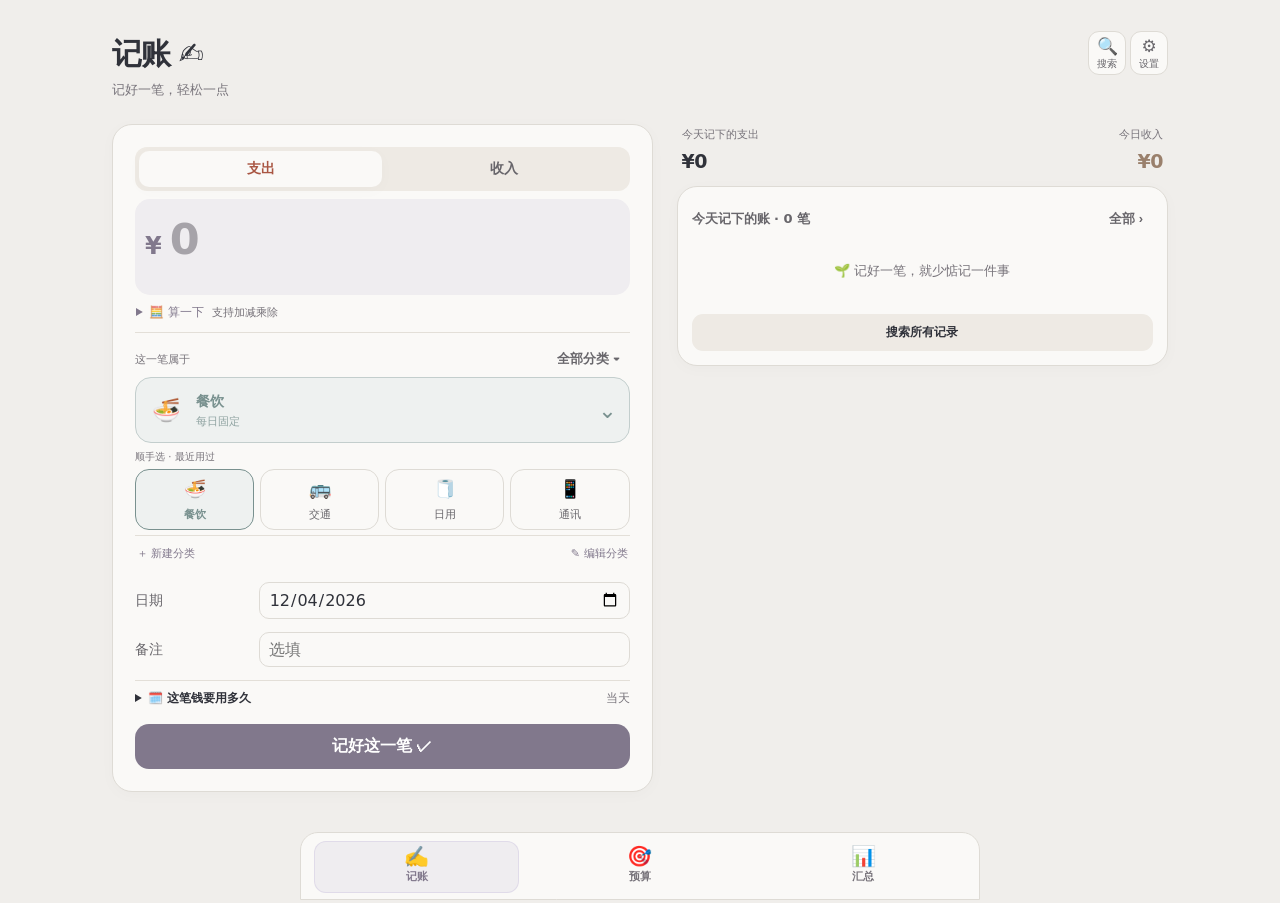
<file: index.html>
<!DOCTYPE html>
<html lang="zh-CN">
<head>
<meta charset="utf-8">
<meta name="viewport" content="width=device-width, initial-scale=1, viewport-fit=cover">
<meta name="theme-color" content="#f9f9f7">
<meta name="apple-mobile-web-app-capable" content="yes">
<meta name="apple-mobile-web-app-status-bar-style" content="default">
<meta name="apple-mobile-web-app-title" content="收支账本">


<title>我的收支账本</title>
<link rel="stylesheet" href="app.css">
<link rel="stylesheet" href="pools.css">
<link rel="stylesheet" href="visual.css">
<link rel="stylesheet" href="review.css">
<link rel="stylesheet" href="priority.css">
<link rel="stylesheet" href="clarity.css">
<link rel="stylesheet" href="search-date.css">
<link rel="stylesheet" href="layout.css">
<link rel="stylesheet" href="inline-categories.css">
<link rel="stylesheet" href="daily-coverage.css">
<link rel="stylesheet" href="compact.css">
<link rel="stylesheet" href="amount-polish.css">
<link rel="stylesheet" href="responsive.css">
<link rel="stylesheet" href="batch-budget.css">
<link rel="stylesheet" href="appearance.css">
</head>
<body>
<div id="app">
  <main id="view"></main>
  <nav id="tabbar"></nav>
</div>
<div id="toast"></div>
<div id="modal"></div>
<div id="sheetWrap"><div id="sheetScrim" onclick="closeSheet()"></div><div id="sheet"></div></div>

<script src="app.js"></script>
<script src="upgrade.js"></script>
<script src="pools.js"></script>
<script src="visual.js"></script>
<script src="review.js"></script>
<script src="priority.js"></script>
<script src="clarity.js"></script>
<script src="search-date.js"></script>
<script src="layout.js"></script>
<script src="inline-categories.js"></script>
<script src="daily-coverage.js"></script>
<script src="compact.js"></script>
<script src="amount-polish.js"></script>
<script src="responsive.js"></script>
<script src="batch-budget.js"></script>
<script src="appearance.js"></script>
<script>init();</script>
</body>
</html>
</file>
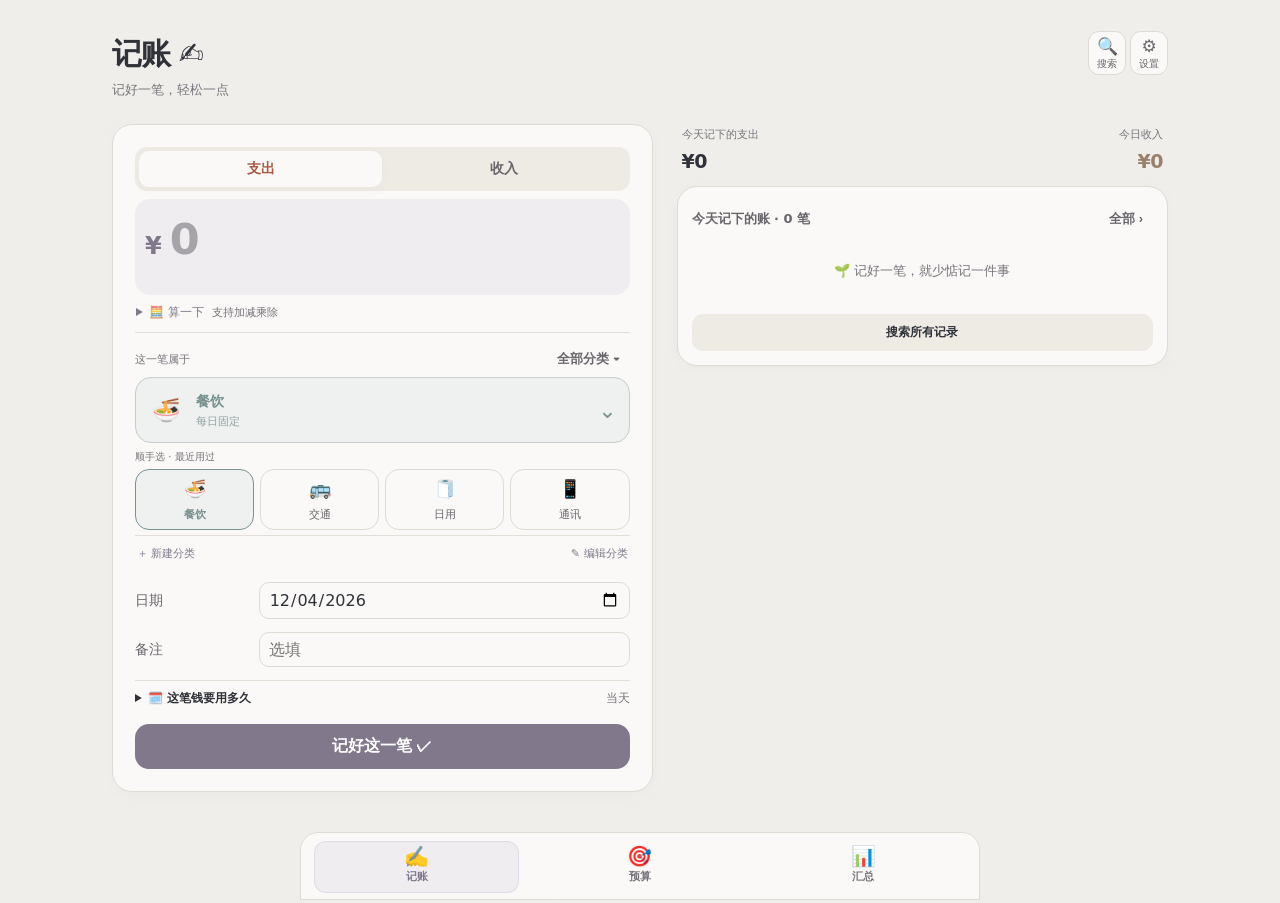
<file: desktop.html>
<!DOCTYPE html>
<html lang="zh-CN" data-layout="desktop">
<head>
<meta charset="utf-8">
<meta name="viewport" content="width=device-width, initial-scale=1, viewport-fit=cover">
<meta name="theme-color" content="#f9f9f7">
<meta name="apple-mobile-web-app-capable" content="yes">
<meta name="apple-mobile-web-app-status-bar-style" content="default">
<meta name="apple-mobile-web-app-title" content="收支账本">


<title>我的收支账本</title>
<link rel="stylesheet" href="app.css">
<link rel="stylesheet" href="pools.css">
<link rel="stylesheet" href="visual.css">
<link rel="stylesheet" href="review.css">
<link rel="stylesheet" href="priority.css">
<link rel="stylesheet" href="clarity.css">
<link rel="stylesheet" href="search-date.css">
<link rel="stylesheet" href="layout.css">
<link rel="stylesheet" href="inline-categories.css">
<link rel="stylesheet" href="daily-coverage.css">
<link rel="stylesheet" href="compact.css">
<link rel="stylesheet" href="amount-polish.css">
<link rel="stylesheet" href="responsive.css">
<link rel="stylesheet" href="batch-budget.css">
<link rel="stylesheet" href="appearance.css">
</head>
<body>
<div id="app">
  <main id="view"></main>
  <nav id="tabbar"></nav>
</div>
<div id="toast"></div>
<div id="modal"></div>
<div id="sheetWrap"><div id="sheetScrim" onclick="closeSheet()"></div><div id="sheet"></div></div>

<script src="app.js"></script>
<script src="upgrade.js"></script>
<script src="pools.js"></script>
<script src="visual.js"></script>
<script src="review.js"></script>
<script src="priority.js"></script>
<script src="clarity.js"></script>
<script src="search-date.js"></script>
<script src="layout.js"></script>
<script src="inline-categories.js"></script>
<script src="daily-coverage.js"></script>
<script src="compact.js"></script>
<script src="amount-polish.js"></script>
<script src="responsive.js"></script>
<script src="batch-budget.js"></script>
<script src="appearance.js"></script>
<script>init();</script>
</body>
</html>
</file>
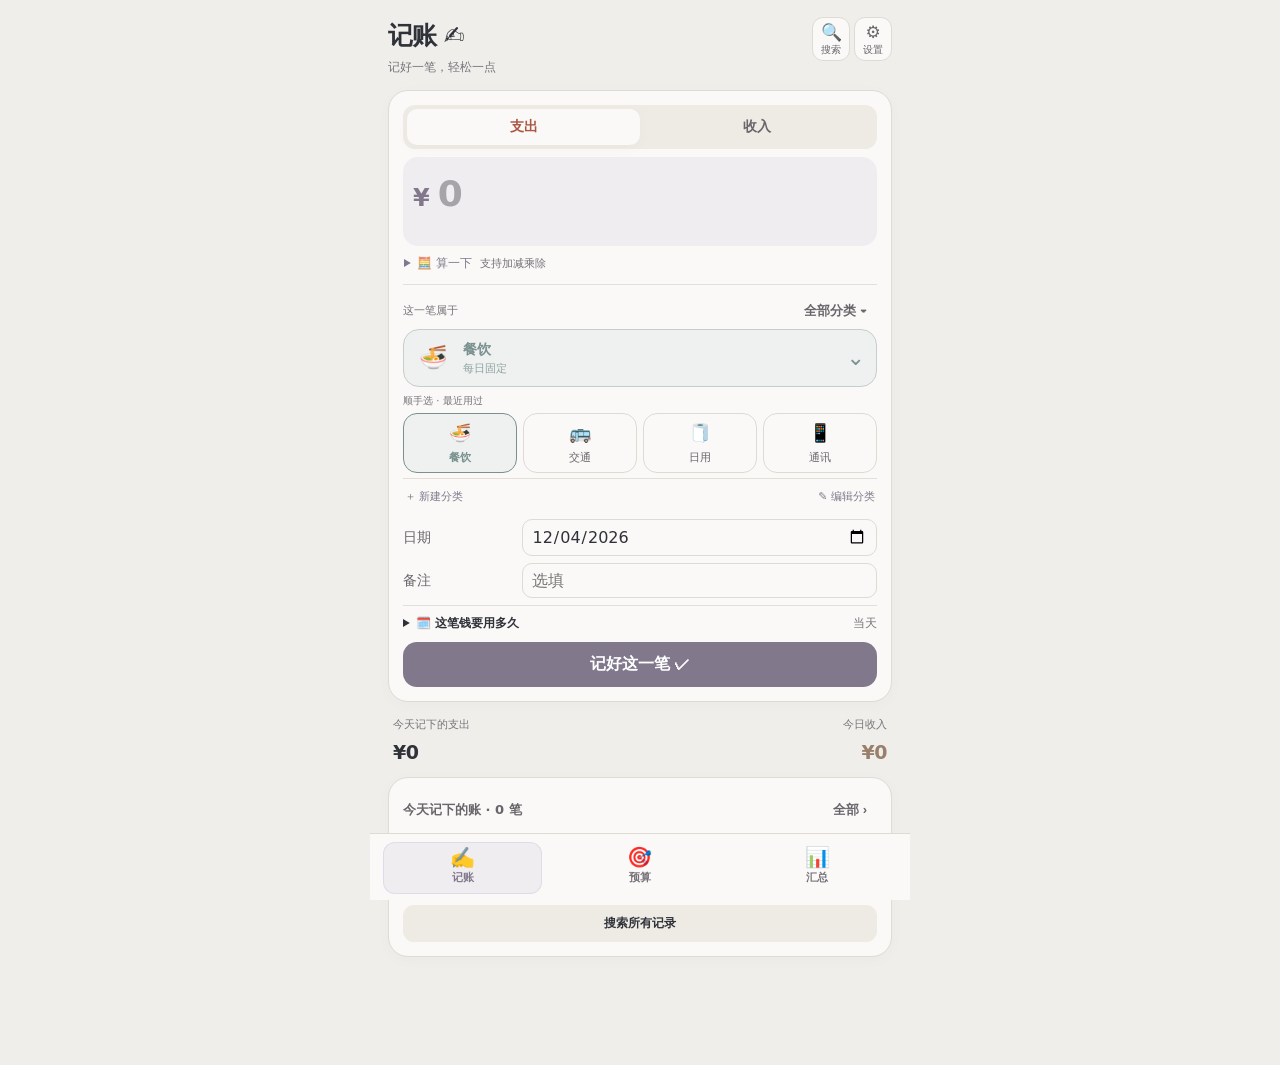
<file: mobile.html>
<!DOCTYPE html>
<html lang="zh-CN" data-layout="mobile">
<head>
<meta charset="utf-8">
<meta name="viewport" content="width=device-width, initial-scale=1, viewport-fit=cover">
<meta name="theme-color" content="#f9f9f7">
<meta name="apple-mobile-web-app-capable" content="yes">
<meta name="apple-mobile-web-app-status-bar-style" content="default">
<meta name="apple-mobile-web-app-title" content="收支账本">


<title>我的收支账本</title>
<link rel="stylesheet" href="app.css">
<link rel="stylesheet" href="pools.css">
<link rel="stylesheet" href="visual.css">
<link rel="stylesheet" href="review.css">
<link rel="stylesheet" href="priority.css">
<link rel="stylesheet" href="clarity.css">
<link rel="stylesheet" href="search-date.css">
<link rel="stylesheet" href="layout.css">
<link rel="stylesheet" href="inline-categories.css">
<link rel="stylesheet" href="daily-coverage.css">
<link rel="stylesheet" href="compact.css">
<link rel="stylesheet" href="amount-polish.css">
<link rel="stylesheet" href="responsive.css">
<link rel="stylesheet" href="batch-budget.css">
<link rel="stylesheet" href="appearance.css">
</head>
<body>
<div id="app">
  <main id="view"></main>
  <nav id="tabbar"></nav>
</div>
<div id="toast"></div>
<div id="modal"></div>
<div id="sheetWrap"><div id="sheetScrim" onclick="closeSheet()"></div><div id="sheet"></div></div>

<script src="app.js"></script>
<script src="upgrade.js"></script>
<script src="pools.js"></script>
<script src="visual.js"></script>
<script src="review.js"></script>
<script src="priority.js"></script>
<script src="clarity.js"></script>
<script src="search-date.js"></script>
<script src="layout.js"></script>
<script src="inline-categories.js"></script>
<script src="daily-coverage.js"></script>
<script src="compact.js"></script>
<script src="amount-polish.js"></script>
<script src="responsive.js"></script>
<script src="batch-budget.js"></script>
<script src="appearance.js"></script>
<script>init();</script>
</body>
</html>
</file>
<file: app.css>
:root{
  color-scheme: light;
  /* 应用界面色 */
  --page:#f9f9f7; --surface:#fcfcfb; --surface-2:#f1f0ec;
  --ink:#0b0b0b; --ink-2:#52514e; --muted:#898781;
  --line:#e1e0d9; --border:rgba(11,11,11,.10);
  /* 可视化角色（dataviz 参考盘） */
  --s1:#2a78d6; --s2:#eb6834; --s3:#1baf7a; --s4:#eda100;
  --s5:#e87ba4; --s6:#008300; --s7:#4a3aa7; --s8:#e34948;
  --seq100:#cde2fb; --seq250:#86b6ef; --seq400:#3987e5; --seq450:#2a78d6; --seq500:#256abf; --seq550:#1c5cab;
  --good:#0ca30c; --warn:#fab219; --serious:#ec835a; --critical:#d03b3b;
  --income:#0ca30c; --expense:#d03b3b;
  --brand:#2a78d6; --brand-ink:#ffffff;
  --success-text:#006300;
  --grid:#e1e0d9; --baseline:#c3c2b7;
  --shadow:0 1px 2px rgba(11,11,11,.06),0 2px 8px rgba(11,11,11,.05);
  --radius:16px;
}
@media (prefers-color-scheme: dark){
  :root{
    color-scheme: dark;
    --page:#0d0d0d; --surface:#1a1a19; --surface-2:#242422;
    --ink:#ffffff; --ink-2:#c3c2b7; --muted:#898781;
    --line:#2c2c2a; --border:rgba(255,255,255,.10);
    --s1:#3987e5; --s2:#d95926; --s3:#199e70; --s4:#c98500;
    --s5:#d55181; --s6:#008300; --s7:#9085e9; --s8:#e66767;
    --seq400:#3987e5; --seq450:#3987e5;
    --income:#0ca30c; --expense:#e66767;
    --brand:#3987e5;
    --success-text:#0ca30c;
    --grid:#2c2c2a; --baseline:#383835;
    --shadow:0 1px 2px rgba(0,0,0,.4),0 2px 8px rgba(0,0,0,.3);
  }
}
*{box-sizing:border-box;-webkit-tap-highlight-color:transparent}
html,body{margin:0;padding:0}
body{
  font-family:system-ui,-apple-system,"Segoe UI","PingFang SC","Microsoft YaHei",sans-serif;
  background:var(--page); color:var(--ink);
  font-size:15px; line-height:1.45;
  -webkit-font-smoothing:antialiased;
}
#app{max-width:640px;margin:0 auto;padding-bottom:calc(64px + env(safe-area-inset-bottom));}
main#view{padding:16px 14px 24px;min-height:100vh}
.hidden{display:none!important}

/* ===== 顶栏 ===== */
.topbar{display:flex;align-items:center;justify-content:space-between;margin-bottom:14px}
.topbar h1{font-size:22px;font-weight:700;margin:0;letter-spacing:-.01em}
.topbar .sub{font-size:12px;color:var(--muted);font-weight:500}
.btn{appearance:none;border:none;border-radius:12px;padding:10px 14px;font-size:14px;font-weight:600;
  background:var(--surface-2);color:var(--ink);cursor:pointer}
.btn:active{opacity:.7}
.btn.primary{background:var(--brand);color:var(--brand-ink)}
.btn.ghost{background:transparent;color:var(--ink-2)}
.btn.danger{background:transparent;color:var(--critical)}
.btn.sm{padding:6px 10px;font-size:13px;border-radius:10px}

/* ===== 卡片 ===== */
.card{background:var(--surface);border:1px solid var(--border);border-radius:var(--radius);
  padding:14px;margin-bottom:12px;box-shadow:var(--shadow)}
/* 卡片标题＝分区标签：小、灰、带字距，让位给数据 */
.card h3{font-size:12px;font-weight:700;color:var(--muted);margin:0 0 12px;letter-spacing:.06em}

/* ===== 记账表单 ===== */
.seg{display:flex;background:var(--surface-2);border-radius:12px;padding:3px;margin-bottom:12px}
.seg button{flex:1;border:none;background:transparent;padding:9px;border-radius:10px;font-size:14px;font-weight:600;color:var(--ink-2);cursor:pointer}
.seg button.on{background:var(--surface);color:var(--ink);box-shadow:var(--shadow)}
.seg button.on.expense{color:var(--expense)}
.seg button.on.income{color:var(--income)}
.amount-box{position:relative}
.amount-wrap{display:flex;align-items:baseline;gap:6px;padding:6px 2px 12px;border-bottom:1px solid var(--line);margin-bottom:12px}
.amount-wrap .cur{font-size:26px;font-weight:700}
#amount{flex:1;border:none;background:transparent;font-size:36px;font-weight:700;font-family:inherit;color:var(--ink);outline:none;width:100%;min-width:0}
#amount::placeholder{color:var(--muted)}
/* 保存成功：金额区弹一下 + 一枚「✓ 金额」浮起 */
.amount-box.bump{animation:bump .45s cubic-bezier(.34,1.56,.64,1)}
@keyframes bump{0%{transform:scale(1)}32%{transform:scale(1.03)}100%{transform:scale(1)}}
.saved-pill{position:absolute;left:50%;top:2px;transform:translateX(-50%);pointer-events:none;
  background:var(--good);color:#fff;font-size:13px;font-weight:700;padding:5px 13px;border-radius:999px;
  box-shadow:var(--shadow);opacity:1;transition:opacity .5s,transform .5s}
.saved-pill.out{opacity:0;transform:translateX(-50%) translateY(-20px)}
#amountPreview{font-size:13px;color:var(--good);font-weight:600;min-height:18px;margin:-4px 0 10px}
/* 算式快捷键（配合系统键盘，不占额外高度） */
.calc-row{display:flex;gap:6px;margin-bottom:8px}
.calc-op{flex:1;padding:8px;font-size:17px;font-weight:700;border:1px solid var(--border);border-radius:10px;
  background:var(--surface);color:var(--ink);cursor:pointer;transition:transform .09s,background .12s}
.calc-op:active{background:var(--surface-2);transform:scale(.94)}
/* 点选分类的回弹 */
@keyframes pop{0%{transform:scale(1)}45%{transform:scale(1.09)}100%{transform:scale(1)}}
.cat,.chip{transition:transform .1s,border-color .15s,background .15s}
.cat:active,.chip:active{transform:scale(.94)}
.cat.pop,.chip.pop{animation:pop .3s cubic-bezier(.34,1.56,.64,1)}
.save-btn{transition:transform .09s}
.save-btn:active{transform:scale(.975)}
/* 今日小结的一句话评价 */
.day-note{display:flex;align-items:center;justify-content:space-between;gap:8px;margin-top:12px;font-size:13px;font-weight:600}
.day-note .dn-cmp{font-size:12px;font-weight:700;padding:2px 9px;border-radius:999px;background:var(--surface-2);
  color:var(--ink-2);flex-shrink:0;font-variant-numeric:tabular-nums}
.day-note .dn-cmp.down{color:var(--good)}
.day-note .dn-cmp.up{color:var(--serious)}
.dn-sub{font-size:11px;color:var(--muted);margin-top:4px}
@media (prefers-reduced-motion: reduce){
  .amount-box.bump,.cat.pop,.chip.pop{animation:none}
  .saved-pill{transition:opacity .3s}
}
.cat-grid{display:grid;grid-template-columns:repeat(4,1fr);gap:8px;margin-bottom:12px}
.cat{display:flex;flex-direction:column;align-items:center;gap:4px;padding:10px 4px;border-radius:12px;
  border:1px solid var(--border);background:var(--surface);cursor:pointer}
.cat .ico{font-size:22px}
.cat .nm{font-size:12px;color:var(--ink-2)}
.cat.on{border-color:var(--brand);background:var(--brand);color:#fff}
.cat.on .nm{color:#fff}
.cat .badge{font-size:10px;color:var(--muted)}
.cat.on .badge{color:rgba(255,255,255,.8)}
.cat-scroll{display:flex;gap:8px;overflow-x:auto;-webkit-overflow-scrolling:touch;padding:6px 2px;margin-bottom:6px;scrollbar-width:none}
.cat-scroll::-webkit-scrollbar{display:none}
.chip{flex:0 0 auto;display:flex;flex-direction:column;align-items:center;gap:2px;padding:8px 12px;border-radius:12px;border:1px solid var(--border);background:var(--surface);cursor:pointer;min-width:56px}
.chip .ico{font-size:20px}
.chip .nm{font-size:11px;color:var(--ink-2);white-space:nowrap}
.chip.on{border-color:var(--brand);background:var(--brand);color:#fff}
.chip.on .nm{color:#fff}
.field{display:flex;align-items:center;gap:8px;margin-bottom:10px;font-size:14px;color:var(--ink-2)}
.field input[type=date]{flex:1;border:1px solid var(--border);background:var(--surface);color:var(--ink);
  border-radius:10px;padding:9px 10px;font-size:14px;font-family:inherit}
.field input[type=text]{flex:1;border:1px solid var(--border);background:var(--surface);color:var(--ink);
  border-radius:10px;padding:9px 10px;font-size:14px;font-family:inherit}
.save-btn{width:100%;padding:15px;font-size:16px;font-weight:700;border:none;border-radius:14px;
  background:var(--brand);color:var(--brand-ink);cursor:pointer;margin-top:6px}
.save-btn:active{opacity:.85}

/* ===== 底部导航 ===== */
#tabbar{position:fixed;left:0;right:0;bottom:0;max-width:640px;margin:0 auto;
  display:flex;background:var(--surface);border-top:1px solid var(--border);
  padding:6px 4px calc(6px + env(safe-area-inset-bottom))}
#tabbar button{flex:1;background:none;border:none;color:var(--muted);font-size:11px;font-weight:600;
  display:flex;flex-direction:column;align-items:center;gap:2px;padding:4px 0;cursor:pointer}
#tabbar button .ti{font-size:21px;line-height:1}
#tabbar button.on{color:var(--brand)}

/* ===== 汇总磁贴：页面主指标，字号必须明显压过正文 ===== */
.tiles{display:grid;grid-template-columns:1fr 1fr;gap:10px;margin-bottom:12px}
.tile{background:var(--surface);border:1px solid var(--border);border-radius:var(--radius);padding:12px 14px;min-width:0}
.tile .lb{font-size:11px;font-weight:600;color:var(--muted);letter-spacing:.06em}
/* 大数字：手机上约 24px，桌面封顶 30px。overflow-wrap 只在极端长数字时兜底换行，不让它溢出卡片 */
.tile .vl{font-size:clamp(22px,6.4vw,30px);font-weight:700;margin-top:3px;line-height:1.15;
  letter-spacing:-.02em;font-variant-numeric:tabular-nums;overflow-wrap:anywhere}
.tile .dl{font-size:11px;color:var(--muted);margin-top:3px}
.vl.income{color:var(--income)} .vl.expense{color:var(--expense)} .vl.brand{color:var(--brand)}

/* ===== 列表 ===== */
.row{display:flex;align-items:center;gap:10px;padding:10px 2px;border-bottom:1px solid var(--line)}
.row:last-child{border-bottom:none}
.row .ico{font-size:20px;width:28px;text-align:center}
.row .mid{flex:1;min-width:0}
.row .nm{font-size:15px;font-weight:600}
.row .sub{font-size:11px;color:var(--muted)}
.row .amt{font-size:17px;font-weight:700;font-variant-numeric:tabular-nums;letter-spacing:-.01em}
.amt.in{color:var(--income)} .amt.out{color:var(--expense)}
.row .badge{font-size:10px;padding:1px 6px;border-radius:6px;border:1px solid var(--border);color:var(--muted)}
/* 最近记录：点一条就改，右边 ✕ 直接删 */
.rec-day{display:flex;justify-content:space-between;align-items:baseline;font-size:11px;font-weight:700;
  color:var(--muted);padding:10px 2px 4px;border-bottom:1px solid var(--border);letter-spacing:.06em}
.rec-day .dsum{font-variant-numeric:tabular-nums;font-size:13px;font-weight:700;color:var(--ink-2);letter-spacing:0}
.rec-row{cursor:pointer;border-radius:8px;padding-left:6px;padding-right:6px;margin:0 -6px}
.rec-row:active{background:var(--surface-2)}
.rec-note{font-size:11px;color:var(--muted);font-weight:400;margin-left:5px}
.rec-hint{font-size:11px;color:var(--muted);margin:-4px 0 6px}
.del-x{flex-shrink:0;width:28px;height:28px;border-radius:50%;border:1px solid var(--border);background:transparent;
  color:var(--muted);font-size:13px;line-height:1;cursor:pointer;padding:0;font-family:inherit;
  transition:transform .09s,background .12s,color .12s}
.del-x:active{transform:scale(.86);background:var(--surface-2);color:var(--critical);border-color:var(--critical)}
.empty{text-align:center;color:var(--muted);padding:30px 10px;font-size:14px}

/* ===== 预算 ===== */
.budget-row{padding:10px 0;border-bottom:1px solid var(--line)}
.budget-row:last-child{border-bottom:none}
.br-top{display:flex;align-items:center;gap:6px;margin-bottom:6px}
.br-top .nm{font-weight:600;font-size:15px;flex:1}
.br-top input[type=number]{width:110px;border:1px solid var(--border);background:var(--surface);color:var(--ink);
  border-radius:8px;padding:6px 8px;font-size:14px;text-align:right;font-family:inherit}
.meter{height:8px;background:var(--surface-2);border-radius:6px;overflow:hidden;margin-top:6px}
.meter .fill{height:100%;border-radius:6px;background:var(--seq400);transition:width .3s}
.meter .fill.over{background:var(--critical)}
.meter .fill.warn{background:var(--warn)}
.br-meta{display:flex;justify-content:space-between;font-size:11px;color:var(--muted);margin-top:4px}
.budget-grid{display:grid;grid-template-columns:1fr 1fr;gap:10px}
.btile{background:var(--surface);border:1px solid var(--border);border-radius:12px;padding:10px 12px;cursor:pointer}
.btile:active{opacity:.8}
.btile .tn{font-size:12px;font-weight:600;color:var(--ink-2);margin-bottom:3px}
.btile .tv{font-size:19px;font-weight:700;font-variant-numeric:tabular-nums;letter-spacing:-.02em;line-height:1.2}
.btile .tv .b{font-size:11px;color:var(--muted);font-weight:400;letter-spacing:0}
.btile .meter{margin-top:6px;height:6px}
.btile.over{border-color:var(--critical)}
.btile.over .tv{color:var(--critical)}
.btile.warn{border-color:var(--warn)}
.oo-list{display:flex;flex-direction:column;margin-top:2px}
/* 偶发的「灵活额度」提醒：额度做大，口径说明做小 */
.flex-box{background:var(--surface-2);border:1px solid var(--border);border-radius:12px;padding:10px 12px;margin:8px 0 10px}
.flex-box.warn{border-color:var(--warn)}
.flex-box.over{border-color:var(--critical)}
.flex-top{display:flex;justify-content:space-between;align-items:baseline;gap:10px}
.flex-lb{font-size:11px;font-weight:700;color:var(--muted);letter-spacing:.06em}
.flex-amt{font-size:20px;font-weight:700;font-variant-numeric:tabular-nums;letter-spacing:-.02em}
.flex-box.over .flex-amt{color:var(--critical)}
.flex-line{font-size:12px;color:var(--ink-2);margin-top:3px}
.flex-line b{font-weight:700;font-variant-numeric:tabular-nums;color:var(--ink)}
.flex-line b.good{color:var(--good)}
.flex-line b.bad{color:var(--critical)}
.flex-box .meter{margin-top:7px}
.flex-hint{font-size:11px;color:var(--muted);line-height:1.5;margin-top:6px}
.oo-row{display:flex;align-items:center;gap:8px;padding:6px 2px;border-bottom:1px solid var(--line);cursor:pointer}
.oo-row:last-child{border-bottom:none}
.oo-row .ico{font-size:16px;width:22px;text-align:center;flex-shrink:0}
.oo-row .nm{flex:1;font-size:14px;color:var(--ink-2);min-width:0;white-space:nowrap;overflow:hidden;text-overflow:ellipsis}
.oo-row .amt{font-size:15px;font-weight:700;font-variant-numeric:tabular-nums;color:var(--expense);letter-spacing:-.01em}
/* 预算页头条：超支 / 剩余额度 */
.bud-hero{font-size:clamp(21px,5.8vw,25px);font-weight:700;letter-spacing:-.02em;
  font-variant-numeric:tabular-nums;line-height:1.2;margin-bottom:3px}
.bud-hero.critical{color:var(--critical)}
.bud-hero.good{color:var(--good)}
.bud-sub{font-size:12px;color:var(--ink-2);margin-bottom:5px}
.bud-meta{font-size:11px;color:var(--muted);line-height:1.55;margin-bottom:14px}

/* ===== 图表 ===== */
.chart{margin:6px 0}
.legend{display:flex;flex-wrap:wrap;gap:8px;margin-top:8px}
.legend .lg{display:flex;align-items:center;gap:5px;font-size:12px;color:var(--ink-2);cursor:pointer;
  padding:4px 8px;border-radius:8px;border:1px solid var(--border)}
.legend .sw{width:10px;height:10px;border-radius:3px;flex-shrink:0}
.legend .lg.on{background:var(--surface-2)}
/* 圆环图图例：按性质分组、组内排序的醒目行 */
.legend.donut-lg{flex-direction:column;gap:6px;margin-top:14px;width:100%}
.legend.donut-lg .lg-head{display:flex;justify-content:space-between;align-items:baseline;font-size:11px;font-weight:700;color:var(--muted);letter-spacing:.06em;margin-top:10px;padding-bottom:5px;border-bottom:1px solid var(--line)}
.legend.donut-lg .lg-head:first-child{margin-top:0}
.legend.donut-lg .lg-head span:last-child{font-size:13px;font-weight:700;color:var(--ink-2);font-variant-numeric:tabular-nums;letter-spacing:0}
.legend.donut-lg .lg{display:grid;grid-template-columns:12px 1fr auto;grid-template-rows:auto auto;column-gap:8px;row-gap:3px;align-items:center;padding:8px 10px;border-radius:10px;border:1px solid var(--border);background:var(--surface);cursor:pointer;color:var(--ink)}
.legend.donut-lg .lg .sw{grid-column:1;grid-row:1/span 2;width:10px;height:10px;border-radius:3px}
.legend.donut-lg .lg-nm{grid-column:2;grid-row:1;font-size:14px;font-weight:600;color:var(--ink);white-space:nowrap;overflow:hidden;text-overflow:ellipsis}
.legend.donut-lg .lg-amt{grid-column:3;grid-row:1;font-size:16px;font-weight:700;font-variant-numeric:tabular-nums;letter-spacing:-.01em;color:var(--ink)}
.legend.donut-lg .lg-bar{grid-column:2/span 2;grid-row:2;height:5px;background:var(--surface-2);border-radius:3px;overflow:hidden}
.legend.donut-lg .lg-bar i{display:block;height:100%;border-radius:3px}
.legend.donut-lg .lg.on{border-color:var(--brand);background:var(--surface-2)}
.donut-wrap{display:flex;flex-direction:column;align-items:center}
.donut-wrap svg{width:190px;height:190px}
.donut-center{font-size:26px;font-weight:700;fill:var(--ink);letter-spacing:-.02em}
.donut-cap{font-size:10px;fill:var(--muted)}
svg text{font-family:inherit}
svg .axis{stroke:var(--baseline);stroke-width:1}
svg .tick{fill:var(--muted);font-size:10px}
svg .grid{stroke:var(--grid);stroke-width:1}
svg .bar-income{fill:var(--income)}
svg .bar-expense{fill:var(--expense)}

/* ===== 下月预算参考 ===== */
.ref-row{display:flex;align-items:center;gap:8px;padding:9px 0;border-bottom:1px solid var(--line)}
.ref-row:last-child{border-bottom:none}
.ref-row .nm{flex:1;font-size:14px}
.ref-row .v{font-variant-numeric:tabular-nums;font-size:13px;color:var(--muted)}
.ref-row .sug{font-weight:700;font-size:16px;color:var(--brand);font-variant-numeric:tabular-nums;letter-spacing:-.01em}

/* ===== 提示/弹窗 ===== */
#toast{position:fixed;left:50%;bottom:calc(76px + env(safe-area-inset-bottom));transform:translateX(-50%);
  background:var(--ink);color:var(--page);padding:11px 16px;border-radius:12px;font-size:14px;font-weight:600;
  box-shadow:var(--shadow);z-index:60;max-width:90vw;display:flex;gap:12px;align-items:center;
  opacity:0;pointer-events:none;transition:opacity .2s}
#toast.show{opacity:1;pointer-events:auto}
#toast .act{color:var(--s4);font-weight:700;cursor:pointer;border:none;background:none;font-size:14px;padding:0}
#modal{position:fixed;inset:0;background:rgba(0,0,0,.45);z-index:80;display:none;align-items:center;justify-content:center;padding:20px}
#modal .box{background:var(--surface);border-radius:18px;padding:20px;width:100%;max-width:420px;max-height:80vh;overflow:auto}
#modal h3{margin:0 0 6px;font-size:17px}
#modal p{font-size:14px;color:var(--ink-2);margin:0 0 16px}
#modal .mrow{display:flex;gap:8px;justify-content:flex-end}
/* ===== 底部抽屉（就地改一条记录，不跳页） ===== */
#sheetWrap{position:fixed;inset:0;z-index:70;display:none}
#sheetWrap.show{display:block}
#sheetScrim{position:absolute;inset:0;background:rgba(0,0,0,.45);opacity:0;transition:opacity .22s}
#sheetWrap.show #sheetScrim{opacity:1}
#sheet{position:absolute;left:0;right:0;bottom:0;max-width:640px;margin:0 auto;
  background:var(--surface);border-radius:20px 20px 0 0;
  padding:10px 14px calc(16px + env(safe-area-inset-bottom));
  max-height:88vh;overflow-y:auto;-webkit-overflow-scrolling:touch;
  box-shadow:0 -6px 24px rgba(0,0,0,.18);
  transform:translateY(100%);transition:transform .26s cubic-bezier(.32,.72,0,1)}
#sheetWrap.show #sheet{transform:translateY(0)}
.sheet-grab{width:38px;height:4px;border-radius:2px;background:var(--border);margin:0 auto 12px}
.sheet-head{display:flex;justify-content:space-between;align-items:center;margin-bottom:10px}
.sheet-head h3{margin:0;font-size:16px}
.sheet-save{flex:2;padding:13px;font-size:15px;font-weight:700;border:none;border-radius:14px;
  background:var(--brand);color:var(--brand-ink);cursor:pointer;font-family:inherit;transition:transform .09s}
.sheet-del{flex:1;padding:13px;font-size:15px;font-weight:700;border:1px solid var(--border);border-radius:14px;
  background:transparent;color:var(--critical);cursor:pointer;font-family:inherit;transition:transform .09s}
.sheet-save:active,.sheet-del:active{transform:scale(.97)}
@media (prefers-reduced-motion: reduce){#sheet{transition:none}#sheetScrim{transition:none}}

.banner{background:var(--surface);border:1px solid var(--warn);border-left:4px solid var(--warn);
  border-radius:12px;padding:12px 14px;margin-bottom:12px;font-size:13px;color:var(--ink)}
.banner b{color:var(--ink)}
.banner .acts{margin-top:8px;display:flex;gap:8px}
.section-title{font-size:11px;font-weight:700;color:var(--muted);letter-spacing:.08em;margin:18px 0 8px}
/* .kv 目前只用于设置页的「标签 → 一句话」行，值可能是长句，所以不做成大数字 */
.kv{display:flex;justify-content:space-between;align-items:baseline;gap:12px;padding:9px 0;border-bottom:1px solid var(--line)}
.kv:last-child{border-bottom:none}
.kv .k{font-size:12px;color:var(--muted);flex-shrink:0}
.kv .v{flex:1;min-width:0;text-align:right;font-size:14px;font-weight:600;color:var(--ink)}
.switch{display:flex;justify-content:space-between;align-items:center;padding:9px 0;border-bottom:1px solid var(--line);font-size:14px}
input[type=number],input[type=month]{min-width:0;max-width:65%;padding:9px;border:1px solid var(--border);border-radius:9px;background:var(--surface);color:var(--ink);font:inherit}.sub{overflow-wrap:anywhere} .field{flex-wrap:wrap}
</file>
<file: pools.css>
.pool-overview{margin:0 0 18px}.pool-heading{display:flex;justify-content:space-between;align-items:center;margin-bottom:12px}.pool-heading b{font-size:19px}.pool-pair{display:grid;grid-template-columns:1fr 1fr;gap:10px}.pool-card{padding:16px 12px;border:1px solid var(--border);border-radius:16px;background:var(--surface);box-shadow:var(--shadow)}.pool-name{font-size:12px;font-weight:700;color:var(--ink-2)}.pool-caption{font-size:12px;color:var(--muted);margin-top:14px}.pool-number{font-weight:750;font-size:clamp(21px,5.9vw,30px);letter-spacing:-.04em;font-variant-numeric:tabular-nums;overflow-wrap:anywhere;color:var(--success-text)}.pool-deficit{border-color:var(--warn)}.pool-deficit .pool-number{color:var(--serious)}.pool-track{height:5px;background:var(--surface-2);border-radius:10px;overflow:hidden;margin:12px 0 8px}.pool-track i{display:block;height:100%;background:var(--brand)}.pool-deficit .pool-track i{background:var(--warn)}.pool-facts{display:flex;flex-direction:column;gap:3px;font-size:11px;color:var(--ink-2)}.pool-advice{margin:10px 0;padding:12px;border-radius:12px;background:var(--surface-2);font-size:13px;line-height:1.6}.pool-attention{border-left:3px solid var(--warn)}.pool-critical{color:var(--critical);border-left:3px solid var(--critical)}.pool-total{display:flex;align-items:center;justify-content:space-between;gap:8px;padding:12px 2px;border-top:1px solid var(--line)}.pool-total b{font-size:14px}.pool-actions{display:flex;flex-wrap:wrap;gap:8px;margin:8px 0}.pool-help{font-size:12px;line-height:1.65;color:var(--muted);margin:9px 0}.pool-details summary,details.card summary{cursor:pointer;font-weight:650;padding:3px 0}.pool-category{display:flex;justify-content:space-between;gap:10px;padding:12px 0;border-bottom:1px solid var(--line);cursor:pointer}.pool-category>div{text-align:right}.category-attention{color:var(--serious)}select{max-width:100%;padding:8px;border:1px solid var(--border);border-radius:8px;color:var(--ink);background:var(--surface)}
</file>
<file: visual.css>
:root{--page:#f7f6f2;--surface:#fffefa;--surface-2:#f0eee8;--ink:#2a2c32;--ink-2:#666872;--muted:#7a7d86;--border:#e5e3dd;--line:#e8e5df;--brand:#7862b3;--brand-ink:#fff;--shadow:0 3px 16px rgba(43,38,29,.025);--radius:20px;--pool-a:#26786f;--pool-a-bg:#edf6f1;--pool-b:#aa621e;--pool-b-bg:#fff2e3;--pool-total:#7560aa;--pool-total-bg:#f0ecf8;--expense:#a95643;--income:#347d69;--success-text:#347d69;--serious:#a45a22;--critical:#b34040}
body{font-size:15px;line-height:1.6}#app{max-width:640px}main#view{padding:24px 18px 28px}.topbar{margin-bottom:24px;gap:10px}.topbar h1{font-size:27px;font-weight:750;letter-spacing:-.04em}.topbar .sub{font-size:13px;margin-top:5px;font-weight:400}.card{padding:18px;border-radius:20px;margin-bottom:16px}.card h3{font-size:13px;font-weight:650;letter-spacing:0;color:var(--ink-2);margin-bottom:14px}.btn{font-weight:600;border-radius:11px;min-height:42px}.btn.sm{min-height:36px}.btn.primary{box-shadow:0 3px 9px #7862b31a}.btn:focus-visible,input:focus-visible,select:focus-visible,summary:focus-visible{outline:3px solid #a999d4;outline-offset:3px}.section-title{font-size:13px;letter-spacing:0}.seg{border-radius:12px;padding:4px}.seg button{font-size:14px;min-height:42px}.amount-wrap{margin:12px 0 14px;padding:4px 0 14px}.amount-wrap .cur{font-size:26px;color:var(--muted)}#amount,#sheetAmount{font-size:42px;letter-spacing:-.04em}.save-btn{border-radius:14px;font-size:16px;min-height:52px;background:var(--brand);margin-top:16px}.calc-op{border-color:transparent;background:var(--surface-2);padding:7px;font-size:16px}.field{margin:13px 0;font-size:14px;justify-content:space-between}.field input[type=date],.field input[type=text]{max-width:75%;font-size:16px}.field input[type=number],.field input[type=month]{font-size:16px}.cat,.chip{border-radius:14px}.cat .nm,.chip .nm{font-size:12px}.cat.on,.chip.on{background:var(--pool-total-bg);border-color:var(--brand);color:var(--brand)}.cat.on .nm,.chip.on .nm{color:var(--brand)}.cat.on .badge{color:var(--brand)}.allocation-details{border-top:1px solid var(--line);margin-top:16px;padding-top:14px}.allocation-details summary{font-size:13px;font-weight:600;cursor:pointer}.allocation-details summary span{font-size:12px;color:var(--muted);font-weight:400;margin-left:5px}.allocation-body{padding:4px 0}.estimate-label{font-size:13px;color:var(--ink-2);display:flex;align-items:center;gap:8px}.estimate-label input{accent-color:var(--brand);width:17px;height:17px}.gentle-note{font-size:12px;color:var(--muted);line-height:1.7;margin:10px 0}.allocation-preview{font-size:12px;color:var(--pool-a);margin-top:10px;font-weight:500}.today-strip{display:flex;justify-content:space-between;gap:12px;padding:2px 5px 20px}.today-strip>div{display:flex;flex-direction:column}.today-strip>div:last-child{text-align:right}.today-strip span{font-size:12px;color:var(--muted)}.today-strip b{font-size:22px;letter-spacing:-.025em;margin-top:3px}.today-income{color:var(--income)}.rec-hint{font-size:12px;margin-bottom:6px}.row{padding-top:13px;padding-bottom:13px}.row .nm{font-size:14px}.row .amt{font-size:17px}.row .sub,.rec-note{font-size:12px}.tile{border-radius:16px;padding:15px;border-color:var(--border)}.tile .lb{font-size:12px;letter-spacing:0}.tile .vl{font-size:clamp(24px,6.5vw,31px);margin-top:8px;letter-spacing:-.04em}.tile .dl{font-size:12px;margin-top:6px}.cash-line{display:flex;justify-content:space-between;align-items:center}.cash-line span{font-size:14px;color:var(--ink-2)}.cash-line strong{font-size:22px}.quiet-card{background:var(--surface-2);box-shadow:none}.month-switch{display:flex;align-items:center;justify-content:space-between;margin:-8px 0 24px}.month-switch strong{font-size:16px}.month-switch button{min-width:42px;font-size:22px}.pool-heading b{font-size:17px;letter-spacing:-.02em}.pool-heading .sub{display:none}.pool-card{box-shadow:none;border-radius:18px;padding:17px 14px}.pool-a{background:var(--pool-a-bg);border-color:transparent}.pool-b{background:var(--pool-b-bg);border-color:transparent}.pool-a .pool-number,.pool-a .pool-name{color:var(--pool-a)}.pool-b .pool-number,.pool-b .pool-name{color:var(--pool-b)}.pool-name{font-size:12px;line-height:1.65;font-weight:650}.pool-caption{font-size:12px;margin-top:17px}.pool-number{font-size:clamp(23px,6.6vw,33px);margin-top:4px;line-height:1.3}.pool-facts{font-size:12px;gap:2px}.pool-a .pool-track i{background:var(--pool-a)}.pool-b .pool-track i{background:var(--pool-b)}.pool-deficit{border:1px solid var(--serious)}.pool-deficit .pool-number{color:var(--serious)}.pool-track{background:var(--border);margin-top:17px}.pool-advice{background:transparent;padding:8px 0;font-size:13px;margin:10px 0;color:var(--ink-2)}.pool-attention{padding-left:12px;background:var(--surface)}.pool-total{background:var(--pool-total-bg);border:0;border-radius:16px;padding:16px;margin:8px 0 14px;color:var(--pool-total)}.pool-total b{font-size:14px}.pool-total>div:last-child>b{font-size:21px;letter-spacing:-.03em}.pool-total .sub{font-size:11px;margin-top:3px}.pool-critical{color:var(--critical);border-left:3px solid var(--critical)}.pool-actions{gap:8px}.pool-actions .btn{font-size:13px}.pool-help{font-size:12px;line-height:1.7}.pool-details summary,details.card summary{font-size:14px}.pool-details summary .sub{display:block;margin:4px 0 0 16px;font-size:12px;font-weight:400}.pool-category{font-size:14px}.pool-category b{font-size:16px}.budget-tools{background:transparent;border-style:dashed;box-shadow:none}.donut-center{font-size:24px}.donut-cap{font-size:11px}.legend.donut-lg .lg{padding:11px 12px}.legend.donut-lg .lg-nm{font-size:14px}.legend.donut-lg .lg-amt{font-size:17px}#tabbar{padding-top:8px;border-top:1px solid var(--border);background:var(--surface);z-index:20}#tabbar button{gap:3px;padding:5px 2px;border-radius:12px;margin:0 4px;font-size:11px;font-weight:600;min-height:52px}#tabbar button.on{background:var(--pool-total-bg)}#tabbar button .ti{font-size:20px}#modal .box{border-radius:22px}#modal h3{font-size:19px}#sheet{border-radius:24px 24px 0 0}#toast{font-size:13px;border-radius:14px;background:var(--ink);max-width:92%;line-height:1.6}.empty{font-size:13px;padding:24px 8px}.banner{font-size:13px}button,summary{-webkit-tap-highlight-color:transparent}
@media(max-width:359px){main#view{padding:20px 12px}.pool-card{padding:14px 10px}.pool-number{font-size:24px}.pool-total{padding:13px}.pool-total b{font-size:12px}.pool-total>div:last-child>b{font-size:18px}.pool-name{font-size:11px}}
@media(prefers-color-scheme:dark){:root{--page:#191b1d;--surface:#222527;--surface-2:#2b2e30;--ink:#eeeee9;--ink-2:#c1c2bd;--muted:#a4a7a5;--border:#393e40;--line:#373b3d;--brand:#b6a1e0;--brand-ink:#25202d;--pool-a:#8ac7b5;--pool-a-bg:#223c35;--pool-b:#e8b580;--pool-b-bg:#3c3025;--pool-total:#c3afe6;--pool-total-bg:#343040;--expense:#e3a18f;--income:#91cbb7;--success-text:#91cbb7;--serious:#e6ae77;--critical:#ef9a97}#toast{color:#242628;background:#ecebe4}}
@media(prefers-reduced-motion:reduce){*{scroll-behavior:auto!important;animation:none!important;transition:none!important}}
</file>
<file: review.css>
.review-scale{margin-bottom:22px}.review-cash{padding:0 4px 20px;margin-top:0;color:var(--ink-2)}.review-cash summary{font-size:12px;cursor:pointer}.review-cash .cash-line{padding-top:14px}.review-section-heading{display:flex;align-items:center;justify-content:space-between;gap:10px;margin-bottom:16px}.review-section-heading h3{margin:0;font-size:15px;color:var(--ink);font-weight:650}.review-toggle{display:flex;gap:3px;background:var(--surface-2);border-radius:9px;padding:3px}.review-toggle button{background:transparent;border:0;border-radius:7px;color:var(--muted);font:inherit;font-size:12px;padding:6px 11px;min-height:34px;cursor:pointer}.review-toggle .active{background:var(--surface);color:var(--brand);font-weight:650}.review-group{display:flex;justify-content:space-between;font-size:12px;color:var(--muted);border-bottom:1px solid var(--line);padding:14px 0 7px}.review-group b{font-weight:500}.review-category{display:flex;align-items:center;gap:10px;width:100%;text-align:left;border:0;border-bottom:1px solid var(--line);background:transparent;color:var(--ink);font:inherit;padding:14px 0;cursor:pointer}.review-category:last-child{border-bottom:0}.review-cat-icon{font-size:22px;align-self:flex-start}.review-cat-main{flex:1;min-width:0}.review-cat-main>div:first-child{display:flex;align-items:baseline;justify-content:space-between;gap:8px;font-size:14px}.review-cat-main b{font-size:17px;font-weight:650;white-space:nowrap;letter-spacing:-.02em}.review-cat-track{height:4px;background:var(--surface-2);border-radius:4px;overflow:hidden;margin:8px 0 4px}.review-cat-track i{display:block;background:var(--brand);height:100%;border-radius:4px}.review-share{font-size:11px;color:var(--muted)}.review-arrow{font-size:20px;color:var(--muted)}.review-trend{display:block;width:100%;height:auto;margin-top:12px}#tabbar button{margin:0 9px}.review-category:focus-visible,.review-toggle button:focus-visible{outline:2px solid var(--brand);outline-offset:3px}.review-category:active{opacity:.65}
</file>
<file: priority.css>
.pool-ring{display:block;width:94px;height:94px;margin:10px auto 4px}.pool-a{--pool-ring-track:#d1e7df;color:var(--pool-a)}.pool-b{--pool-ring-track:#f0dabe;color:var(--pool-b)}.pool-deficit .pool-ring{color:var(--serious)}.pool-card .pool-caption{margin-top:8px}.total-pool-visual{margin-top:-4px;margin-bottom:15px}.total-pool-bar{display:flex;height:16px;overflow:hidden;border-radius:7px;background:var(--surface-2)}.total-pool-bar span{display:block;height:100%}.total-a-used{background:#26786f}.total-a-left{background:#bfddd0}.total-b-used{background:#aa621e}.total-b-left{background:#f1d7b1}.total-legend{display:flex;flex-wrap:wrap;gap:7px 12px;font-size:10px;color:var(--muted);margin-top:8px}.total-legend span{display:flex;gap:4px;align-items:center}.total-legend i{display:inline-block;width:8px;height:8px;border-radius:3px}.total-pool-visual .gentle-note{font-size:11px;margin:4px 0}.category-picker{margin-top:16px}.category-picker-head{display:flex;align-items:center;justify-content:space-between;font-size:12px;color:var(--muted)}.chosen-category{width:100%;display:flex;align-items:center;gap:12px;border:1px solid var(--tone-border);background:var(--tone-bg);color:var(--tone);border-radius:16px;padding:13px;text-align:left;font:inherit;cursor:pointer}.chosen-category>.ico{font-size:28px;width:36px;text-align:center}.chosen-category strong{display:block;font-size:16px;font-weight:650}.chosen-category small{display:block;font-size:11px;opacity:.8}.chosen-arrow{margin-left:auto;font-size:22px}.fixed-tone{--tone:#26786f;--tone-bg:#edf6f1;--tone-border:#c9e0d4}.flex-tone{--tone:#aa621e;--tone-bg:#fff2e3;--tone-border:#efd9b9}.income-tone{--tone:#7862b3;--tone-bg:#f0ecf8;--tone-border:#dcd1ed}.quick-category-label{font-size:11px;color:var(--muted);margin:12px 0 6px}.quick-categories{display:grid;grid-template-columns:repeat(4,minmax(0,1fr));gap:6px}.quick-categories .chip{min-width:0;width:100%;padding:9px 3px;min-height:66px}.chip .nm,.cat .nm{font-family:inherit;font-size:12px;white-space:normal;overflow-wrap:anywhere}.cat,.chip{color:var(--ink);background:var(--surface);border:1px solid var(--border);font:inherit;cursor:pointer}.cat.on,.chip.on{background:var(--tone-bg);border-color:var(--tone);color:var(--tone)}.cat.on .nm,.chip.on .nm{color:var(--tone);font-weight:650}.category-family{margin-top:16px}.category-family-title{font-size:12px;font-weight:650;color:var(--tone);margin-bottom:8px}.category-family .cat-grid{margin-bottom:0}.category-family .cat{min-height:78px;padding:11px 3px;justify-content:center}.category-search input{width:100%;font:inherit;font-size:16px;color:var(--ink);background:var(--surface-2);border:0;border-radius:12px;padding:12px;margin-top:13px}.amount-entry{background:var(--pool-total-bg);border-radius:15px;padding:8px 12px 1px;margin-top:12px}.amount-entry .amount-wrap{border:0;padding-bottom:3px;margin-bottom:4px}#amountPreview{font-size:13px;color:var(--brand);min-height:14px;margin:0 0 6px}.amount-calculator{margin:10px 0 15px}.amount-calculator summary{cursor:pointer;color:var(--brand);font-size:12px;padding:4px}.amount-calculator summary span{color:var(--muted);font-size:11px;margin-left:6px;font-weight:400}.unified-calc{display:grid;grid-template-columns:repeat(4,1fr);gap:7px;margin-top:10px}.unified-calc .calc-op{border:1px solid var(--border);min-height:44px;background:var(--surface-2);border-radius:11px;font-size:20px;color:var(--brand)}.unified-calc .calc-equals{background:var(--brand);color:var(--brand-ink);border-color:var(--brand)}.calculator-clear{font:inherit;color:var(--muted);font-size:12px;border:0;background:none;padding:6px 2px;cursor:pointer}.review-composition{display:flex;align-items:center;gap:14px}.review-composition svg{width:55%;max-width:230px;flex-shrink:0}.review-composition circle[role=button]{cursor:pointer}.review-composition circle[role=button]:focus-visible{outline:none;stroke-width:30px}.composition-legend{flex:1;min-width:0}.composition-legend>div{margin:11px 0}.composition-legend span{font-size:11px;color:var(--ink-2);display:flex;gap:5px;align-items:center}.composition-legend i{width:7px;height:7px;border-radius:3px;display:inline-block;flex-shrink:0}.composition-legend b{font-size:18px;display:block;letter-spacing:-.03em}.composition-legend small{font-size:11px;color:var(--muted)}.composition-details{margin-top:12px;border-top:1px solid var(--line);padding-top:11px}.composition-details summary{font-size:12px;color:var(--muted);cursor:pointer}.pool-number{font-size:clamp(23px,6.6vw,33px)}#tabbar button.on:first-child{box-shadow:inset 0 0 0 1px #7862b320}
@media(prefers-color-scheme:dark){.fixed-tone{--tone:#8ac7b5;--tone-bg:#223c35;--tone-border:#426653}.flex-tone{--tone:#e8b580;--tone-bg:#3c3025;--tone-border:#685038}.income-tone{--tone:#c3afe6;--tone-bg:#343040;--tone-border:#615171}.pool-a{--pool-ring-track:#36564b}.pool-b{--pool-ring-track:#634b32}.total-a-used{background:#8ac7b5}.total-a-left{background:#36564b}.total-b-used{background:#e8b580}.total-b-left{background:#634b32}}
@media(max-width:359px){.review-composition{gap:6px}.composition-legend b{font-size:16px}.pool-ring{width:82px;height:82px}}
</file>
<file: clarity.css>
.little-pools summary{font-size:15px}.little-a{--little-color:var(--pool-a);--little-bg:var(--pool-a-bg)}.little-b{--little-color:var(--pool-b);--little-bg:var(--pool-b-bg)}.little-grid{display:grid;grid-template-columns:repeat(2,minmax(0,1fr));gap:10px;margin-top:16px}.little-pool{display:flex;flex-direction:column;align-items:stretch;text-align:left;gap:7px;background:var(--little-bg);border:1px solid transparent;border-radius:14px;padding:13px;font:inherit;color:var(--ink);cursor:pointer;min-width:0}.little-name{font-size:13px;color:var(--little-color);font-weight:650;overflow-wrap:anywhere}.little-balance{font-size:17px;font-weight:650;letter-spacing:-.025em;color:var(--little-color);overflow-wrap:anywhere}.little-meter{height:6px;border-radius:6px;background:var(--border);overflow:hidden;margin:3px 0}.little-meter i{display:block;height:100%;background:var(--little-color);border-radius:6px}.little-facts{display:flex;flex-direction:column;gap:2px;font-size:11px;color:var(--ink-2)}.little-over{border-color:var(--serious)}.little-over .little-balance{color:var(--serious)}.little-over .little-meter i{background:var(--serious)}.little-pool:focus-visible{outline:2px solid var(--little-color);outline-offset:3px}.category-budget-actions{display:flex;flex-wrap:wrap;gap:8px}.category-budget-actions button{font-size:13px}.comparison-legend{display:flex;flex-wrap:wrap;gap:15px;margin-top:12px;font-size:12px;color:var(--ink-2)}.comparison-legend span{display:flex;gap:6px;align-items:center}.comparison-legend i{width:10px;height:10px;display:inline-block;border-radius:3px}.comparison-income{background:var(--pool-a);fill:var(--pool-a)}.comparison-expense{background:var(--pool-b);fill:var(--pool-b)}.comparison-chart{width:100%;display:block;height:auto;margin-top:10px}.comparison-values summary{font-size:12px;color:var(--muted);cursor:pointer}.comparison-values table{width:100%;font-size:12px;border-collapse:collapse;margin-top:12px;font-variant-numeric:tabular-nums}.comparison-values td,.comparison-values th{text-align:right;padding:8px 3px;border-bottom:1px solid var(--line)}.comparison-values td:first-child,.comparison-values th:first-child{text-align:left}.budget-tools h3{font-size:15px;color:var(--ink)}
.utility-actions{display:flex;gap:6px;align-items:center;flex-shrink:0}.utility-button{display:flex;flex-direction:column;align-items:center;justify-content:center;gap:1px;width:42px;min-height:45px;padding:3px;border:1px solid var(--border);border-radius:11px;background:var(--surface);color:var(--ink-2);font:inherit;cursor:pointer;line-height:1.25}.utility-button>span{font-size:17px}.utility-button small{font-size:10px;font-weight:550}.utility-button:hover,.utility-button:focus-visible{background:var(--pool-total-bg);color:var(--brand)}.utility-button:focus-visible{outline:2px solid var(--brand);outline-offset:2px}.topbar>div:first-child{min-width:0}.topbar .sub{line-height:1.5}.little-pools summary .sub{display:block;font-size:12px;font-weight:400;margin-top:4px}
.little-chart-grid{display:grid;grid-template-columns:repeat(3,minmax(0,1fr));gap:9px;margin-top:15px}.little-chart-card{display:flex;flex-direction:column;align-items:center;gap:4px;padding:12px 5px;border:1px solid transparent;border-radius:14px;background:var(--little-bg);color:var(--little-color);font:inherit;cursor:pointer;min-width:0}.little-chart-name{font-size:12px;font-weight:600;overflow-wrap:anywhere;text-align:center;line-height:1.5;min-height:18px}.little-ring{width:72px;height:72px;display:block}.little-chart-amount{font-size:16px;font-weight:650;letter-spacing:-.025em;overflow-wrap:anywhere;text-align:center}.little-chart-card.little-over{border-color:var(--serious);color:var(--serious)}.little-chart-card:focus-visible{outline:2px solid var(--little-color);outline-offset:3px}@media(max-width:359px){.little-chart-grid{grid-template-columns:repeat(2,minmax(0,1fr))}}
</file>
<file: search-date.css>
.search-keyword{width:100%;font:inherit;font-size:16px;color:var(--ink);border:1px solid var(--border);border-radius:12px;background:var(--surface-2);padding:12px}.date-filter-controls{display:flex;gap:7px;flex-wrap:wrap;align-items:center;margin-top:12px}.date-filter-button{font-size:13px;background:var(--pool-total-bg);color:var(--brand);border:1px solid transparent}.date-filter-controls .ghost{font-size:12px;padding:7px}.date-error{font-size:13px;color:var(--critical);min-height:24px;margin:6px 0}.search-more{width:100%;margin-top:15px}.field label{font-size:14px}#searchDateStart,#searchDateEnd{font-size:16px;min-height:44px;min-width:0}
</file>
<file: layout.css>
.monthly-ceiling{padding:19px 18px 9px;border-radius:20px;background:var(--pool-total-bg);margin-bottom:14px;color:var(--pool-total)}.monthly-ceiling-heading{display:flex;justify-content:space-between;align-items:center;gap:10px;font-size:15px;font-weight:650}.monthly-ceiling-heading .btn{background:var(--surface);color:var(--pool-total);font-size:12px;min-height:34px}.ceiling-caption{font-size:12px;color:var(--ink-2);margin-top:15px}.ceiling-value{font-size:38px;font-weight:750;letter-spacing:-.04em;line-height:1.3;overflow-wrap:anywhere}.ceiling-over{color:var(--critical)}.ceiling-facts{display:flex;justify-content:space-between;gap:10px;font-size:12px;color:var(--ink-2);margin:10px 0 17px}.monthly-ceiling .total-pool-visual{margin-bottom:0}.monthly-ceiling .total-pool-bar{height:12px}.budget-family{border-radius:20px;margin:20px 0;background:var(--surface);border:1px solid var(--border);overflow:hidden}.budget-family>.pool-card{border:0;border-radius:0;padding:17px 18px;display:grid;grid-template-columns:1fr 100px;column-gap:10px;row-gap:0;box-shadow:none}.budget-family>.pool-card .pool-name{grid-column:1;grid-row:1;font-size:15px}.budget-family>.pool-card .pool-ring{grid-column:2;grid-row:1/5;align-self:center;justify-self:center;margin:0;width:94px;height:94px}.budget-family>.pool-card .pool-caption{grid-column:1;grid-row:2;margin-top:12px}.budget-family>.pool-card .pool-number{grid-column:1;grid-row:3;font-size:29px}.budget-family>.pool-card .pool-facts{grid-column:1;grid-row:4;flex-direction:row;gap:12px;font-size:11px;margin-top:6px;flex-wrap:wrap}.budget-family>.little-pools{border:0;border-radius:0;margin:0;background:transparent;padding:14px 15px;box-shadow:none}.budget-family>.little-pools>summary{font-size:12px;color:var(--ink-2)}.budget-family>.little-pools>summary:after{content:' · 分类明细';font-weight:400;color:var(--muted)}.budget-family .little-chart-grid{margin-top:12px}.utility-actions{gap:4px}.utility-button{width:38px;min-height:44px}.topbar{align-items:flex-start}.topbar .utility-actions{margin-top:1px}.settings-full{display:block;width:100%;margin-top:12px}@media(max-width:359px){.utility-button{width:34px}.utility-actions{gap:3px}.topbar h1{font-size:25px}.topbar .sub{font-size:12px}.ceiling-value{font-size:34px}.budget-family>.pool-card{padding:15px;grid-template-columns:1fr 85px}.budget-family>.pool-card .pool-ring{width:82px;height:82px}}
</file>
<file: inline-categories.css>
.inline-category-tools{display:flex;justify-content:space-between;gap:10px;margin:11px 0 2px;border-top:1px solid var(--line);padding-top:8px}.inline-category-tools button{font:inherit;font-size:12px;border:0;background:transparent;color:var(--brand);padding:7px 2px;min-height:36px;cursor:pointer}.inline-category-tools button:focus-visible{outline:2px solid var(--brand);border-radius:6px}.cat small{font-size:10px;color:var(--muted)}.retired-category{opacity:.58;border-style:dashed}.inline-editor-actions{display:flex;flex-wrap:wrap;justify-content:flex-end;gap:7px}.inline-editor-actions .btn{font-size:13px}#iceName,#iceIcon{min-width:0}#iceType:disabled{opacity:.65}.category-picker .gentle-note{font-size:12px}
.cat .category-nature{display:block;font-size:10px;line-height:1.3;font-weight:400;color:var(--muted);margin-top:1px}.cat.on .category-nature{color:var(--tone);opacity:.75}.modal-category-grid .cat{gap:4px;min-height:86px}.cat.retired-category .category-nature{opacity:.8}
</file>
<file: daily-coverage.css>
#coverageStart,#coverageEnd,#reviewCoverageStart,#reviewCoverageEnd{font-size:16px;min-height:44px;min-width:0}.legacy-daily{margin-top:12px}.coverage-review-actions{display:flex;flex-wrap:wrap;gap:8px;justify-content:flex-end}.coverage-review-actions .btn{font-size:13px}.allocation-preview{line-height:1.7}
</file>
<file: compact.css>
main#view{padding-top:16px}.topbar{margin-bottom:14px}.topbar h1{font-size:25px}.topbar .sub{font-size:12px;margin-top:2px}.record-entry{padding:14px;margin-bottom:12px}.record-entry .seg{margin-bottom:8px}.record-entry .seg button{padding:7px;min-height:36px}.record-entry .amount-entry{margin-top:8px;padding:5px 10px 1px}.record-entry #amount{font-size:36px}.record-entry .amount-wrap{margin:5px 0}.record-entry .amount-calculator{margin:4px 0 8px}.record-entry .category-picker{margin-top:8px}.record-entry .category-picker-head{font-size:11px}.record-entry .chosen-category{padding:8px 11px}.record-entry .chosen-category>.ico{font-size:23px}.record-entry .chosen-category strong{font-size:14px}.record-entry .quick-category-label{margin:6px 0 4px;font-size:10px}.record-entry .quick-categories .chip{min-height:55px;padding:5px 3px}.record-entry .chip .ico{font-size:18px}.record-entry .chip .nm{font-size:11px}.record-entry .inline-category-tools{margin-top:5px;padding-top:3px}.record-entry .inline-category-tools button{min-height:30px;padding:4px 2px;font-size:11px}.record-entry .field{margin:7px 0}.record-entry .field input{padding:7px 9px}.record-entry .save-btn{margin-top:9px;padding:11px;min-height:45px}.compact-coverage{margin:6px 0 0;padding-top:8px}.compact-coverage summary{font-size:12px}.coverage-summary{float:right;color:var(--muted);font-size:11px}.allocation-preview{font-size:11px;min-height:0;margin-top:5px}.allocation-preview:empty{display:none}.today-strip{padding-bottom:10px}.today-strip b{font-size:19px}.today-strip span{font-size:11px}.today-records{padding:14px}.compact-section-head{display:flex;justify-content:space-between;align-items:center}.compact-section-head h3{margin:0;font-size:13px}.compact-all-records{width:100%;font-size:12px;min-height:34px;margin-top:8px;background:var(--surface-2)}.compact-month-total{display:flex;justify-content:space-between;align-items:flex-start;gap:12px;padding:14px 16px;border-radius:16px;background:var(--pool-total-bg);margin-bottom:13px;color:var(--pool-total)}.compact-month-total>div{display:flex;flex-direction:column;gap:4px}.compact-month-total span{font-size:12px}.compact-month-total b{font-size:27px;line-height:1.25;letter-spacing:-.035em}.compact-month-total small{font-size:11px;color:var(--ink-2)}.compact-month-total .btn{background:var(--surface);color:var(--pool-total);min-height:32px;font-size:11px}.compact-envelope{border-radius:17px;overflow:hidden;background:var(--surface);border:1px solid var(--border)}.compact-envelope>.pool-card{padding:12px 10px;border:0;border-radius:0}.compact-envelope .pool-ring{width:74px;height:74px;margin:6px auto 2px}.compact-envelope .pool-caption{font-size:11px;margin-top:5px}.compact-envelope .pool-number{font-size:25px;margin-top:2px}.compact-envelope .pool-facts{font-size:11px;gap:0;margin-top:5px}.compact-envelope .pool-name{font-size:12px}.envelope-details{width:100%;font:inherit;font-size:12px;min-height:39px;background:transparent;border:0;border-top:1px solid var(--border);color:var(--ink-2);cursor:pointer}.compact-budget-status{font-size:12px;color:var(--ink-2);padding:12px 3px 5px}.compact-budget-actions{display:flex;gap:7px;flex-wrap:wrap;margin-top:8px}.compact-budget-actions .btn{font-size:12px;padding:8px 11px;min-height:38px}.month-switch{margin:0 0 14px}.review-scale{margin-bottom:14px}.tiles{margin-bottom:12px}.tile{padding:12px}.tile .vl{font-size:26px;margin-top:5px}.compact-composition{padding:14px;margin-bottom:10px}.compact-composition .review-composition svg{max-width:180px;width:52%}.compact-composition .composition-legend>div{margin:7px 0}.compact-composition .composition-legend b{font-size:17px}.compact-composition .review-section-heading{margin-bottom:4px}.compact-summary-actions{display:flex;gap:9px}.compact-summary-actions button{flex:1;font-size:12px}.review-chart-tabs{display:flex;gap:4px;border-bottom:1px solid var(--line);margin-bottom:9px}.review-chart-tabs button{flex:1;border:0;background:transparent;font:inherit;font-size:12px;padding:9px 3px;color:var(--muted);cursor:pointer;border-bottom:2px solid transparent}.review-chart-tabs .active{border-bottom-color:var(--brand);color:var(--brand);font-weight:650}.compact-cash-fold{font-size:12px;color:var(--muted);padding:5px 3px}.compact-cash-fold summary{cursor:pointer}.compact-cash-fold b{display:block;font-size:20px;color:var(--ink);margin-top:10px}.modal-pagination{display:flex;justify-content:space-between;align-items:center;gap:8px;margin-top:15px;font-size:12px;color:var(--muted)}.modal-pagination button:disabled{opacity:.35;cursor:default}.modal-footer{display:flex;justify-content:flex-end;gap:7px;flex-wrap:wrap;position:sticky;bottom:-20px;background:var(--surface);padding:12px 0 2px;margin-top:12px}.modal-category-grid{display:grid;grid-template-columns:repeat(3,minmax(0,1fr));gap:9px;margin-top:16px}.modal-category-grid .cat{min-height:75px;justify-content:center}.inplace-heading{display:flex;align-items:center;justify-content:space-between;gap:10px;margin-bottom:12px}.inplace-heading b{font-size:14px}.inplace-pool-balance{font-size:22px;font-weight:650;color:var(--brand);margin-bottom:14px}.little-chart-grid{grid-template-columns:repeat(3,minmax(0,1fr))}#modal .box{max-height:88dvh;overscroll-behavior:contain}#modal .box .row{padding:10px 0}#modal .box .row .nm{font-size:13px}#modal .box .row .amt{font-size:16px}@media(max-width:359px){.little-chart-grid{grid-template-columns:repeat(3,minmax(0,1fr));gap:6px}.little-chart-name{font-size:11px}.little-chart-amount{font-size:14px}.little-ring{width:63px;height:63px}.compact-envelope .pool-number{font-size:23px}}
main#view{min-height:calc(100dvh - 80px - env(safe-area-inset-bottom))}.comparison-values table{font-size:11px}.comparison-values td,.comparison-values th{padding:5px 3px}.review-composition .composition-details{display:none}
</file>
<file: amount-polish.css>
/* Shared amount entry for new records and the edit drawer. */
#amount,#sheetAmount{appearance:none;-webkit-appearance:none;border:0!important;border-radius:0;box-shadow:none!important;outline:none;background:transparent!important;color:var(--ink);font-family:inherit;font-size:36px;font-weight:700;letter-spacing:-.045em;line-height:1.25;flex:1;width:0;min-width:0;padding:0;margin:0;font-variant-numeric:tabular-nums}#amount::placeholder,#sheetAmount::placeholder{color:var(--muted);opacity:.6}#sheet>.amount-wrap{border:0;background:var(--pool-total-bg);border-radius:16px;padding:16px 14px;margin:12px 0 9px;gap:8px;align-items:baseline}#sheet>.amount-wrap .cur,.amount-entry .cur{font-size:24px;font-weight:550;color:var(--brand)}.amount-entry .amount-wrap{gap:8px}.amount-calculator{padding:3px 0 8px;margin:8px 0 12px;border-bottom:1px solid var(--line)}.amount-calculator summary{font-size:12px;color:var(--brand);padding:5px 1px;cursor:pointer;line-height:1.6}.amount-calculator summary span{font-size:11px;margin-left:5px}.unified-calc{gap:7px;margin:9px 0 0}.unified-calc .calc-op{display:flex;align-items:center;justify-content:center;border:1px solid transparent;background:var(--surface-2);min-height:42px;padding:7px;border-radius:12px;font-size:21px;font-weight:500;line-height:1;color:var(--brand);box-shadow:none}.unified-calc .calc-op:active{background:var(--pool-total-bg);transform:scale(.96)}.unified-calc .calc-equals{background:var(--brand);color:var(--brand-ink);font-weight:600}.unified-calc .calc-equals:active{background:var(--brand);opacity:.85}.calculator-clear{display:block;margin:8px 0 0 auto;font-size:11px;color:var(--muted);padding:5px 2px}.unified-calc svg{width:19px;height:19px;display:block}#sheetPreview{margin:0 4px 8px!important;font-size:13px!important;color:var(--brand)!important}#sheet{padding-top:10px}.record-entry .amount-calculator{margin:3px 0 8px;padding:0 0 5px}.record-entry .unified-calc .calc-op{min-height:38px}.record-entry .calculator-clear{margin-top:5px}@media(max-width:359px){#amount,#sheetAmount{font-size:32px}.unified-calc .calc-op{min-height:39px;font-size:19px}}
</file>
<file: responsive.css>
/* Comfortable mobile rhythm rather than a forced one-screen dashboard. */
.relaxed-month-total{padding:18px 19px 12px;border-radius:20px;background:var(--pool-total-bg);color:var(--pool-total);margin-bottom:17px}.relaxed-heading{display:flex;justify-content:space-between;align-items:center;gap:10px}.relaxed-heading h3{font-size:15px;font-weight:650;margin:0}.relaxed-month-total .relaxed-heading .btn{color:var(--pool-total);background:var(--surface);font-size:12px}.relaxed-month-total .ceiling-caption{display:block;margin-top:10px}.relaxed-month-total .ceiling-value{font-size:36px;margin-top:3px}.relaxed-month-total .ceiling-facts{margin:9px 0 15px}.relaxed-month-total .total-pool-visual{margin-bottom:0}.relaxed-month-total .gentle-note{display:none}.relaxed-family{border-radius:20px;background:var(--surface);border:1px solid var(--border);overflow:hidden;margin-bottom:17px}.relaxed-family>.pool-card{display:grid;grid-template-columns:1fr 112px;column-gap:12px;row-gap:2px;padding:19px 20px;border:0;border-radius:0;box-shadow:none}.relaxed-family .pool-name{grid-row:1;grid-column:1;font-size:16px}.relaxed-family .pool-ring{grid-column:2;grid-row:1/5;width:108px;height:108px;align-self:center;justify-self:center;margin:0}.relaxed-family .pool-caption{grid-column:1;grid-row:2;font-size:12px;margin-top:11px}.relaxed-family .pool-number{grid-column:1;grid-row:3;font-size:32px}.relaxed-family .pool-facts{grid-column:1;grid-row:4;display:flex;flex-direction:row;gap:10px;flex-wrap:wrap;font-size:12px;margin-top:6px}.family-category{padding:0 17px}.family-category>summary{padding:12px 2px;cursor:pointer;font-size:12px;color:var(--ink-2);list-style:none;display:flex;justify-content:space-between}.family-category>summary::-webkit-details-marker{display:none}.family-category>summary span{color:var(--muted)}.family-category[open]{padding-bottom:15px}.transfer-section{padding:18px}.transfer-status{font-size:13px;line-height:1.7;color:var(--ink-2);margin:12px 0 15px}.transfer-actions{display:flex;gap:9px;flex-wrap:wrap}.transfer-actions .btn{font-size:13px;min-height:42px}.review-period-controls{margin-bottom:16px}.review-period-controls .review-scale{margin-bottom:12px}.review-period-controls .month-switch{margin-bottom:0}.relaxed-summary-tiles .tile{padding:16px}.relaxed-summary-tiles .vl{font-size:29px}.summary-panels{display:grid;gap:16px}.summary-panels .card{margin:0;padding:18px}.summary-panels .review-section-heading{margin-bottom:13px}.summary-panels .review-composition svg{width:55%;max-width:215px}.summary-panels .composition-legend>div{margin:12px 0}.summary-panels .composition-legend b{font-size:20px}.summary-category-fold{border-top:1px solid var(--line);padding-top:12px;margin-top:13px}.summary-category-fold>summary{font-size:12px;color:var(--ink-2);cursor:pointer}.summary-comparison .comparison-chart{margin-top:12px}.summary-comparison .comparison-values summary{padding:8px 0 0}.compact-cash-fold{margin-top:14px;padding:5px}.presentation-links a{display:inline-block;padding:8px 12px;margin-right:8px;font-size:13px;color:var(--brand);background:var(--pool-total-bg);border-radius:10px;text-decoration:none}html[data-layout=mobile] #app{max-width:540px}html[data-layout=mobile] #tabbar{max-width:540px}
@media(min-width:900px){html:not([data-layout=mobile]) #app{max-width:1120px}html:not([data-layout=mobile]) #tabbar{max-width:680px;left:50%;right:auto;width:calc(100% - 36px);transform:translateX(-50%);border:1px solid var(--border);border-radius:18px 18px 0 0}html:not([data-layout=mobile]) main#view{padding:30px 32px 35px}html:not([data-layout=mobile]) .topbar{margin-bottom:24px}html:not([data-layout=mobile]) .topbar h1{font-size:30px}html:not([data-layout=mobile]) .topbar .sub{font-size:13px}html:not([data-layout=mobile]) #budgetActual{display:grid;grid-template-columns:1fr 1fr;gap:20px}html:not([data-layout=mobile]) .relaxed-month-total,html:not([data-layout=mobile]) .transfer-section{grid-column:1/-1;margin:0}html:not([data-layout=mobile]) .relaxed-family{margin:0}html:not([data-layout=mobile]) .relaxed-month-total{display:grid;grid-template-columns:1fr 1fr;padding:23px 26px;column-gap:30px}html:not([data-layout=mobile]) .relaxed-month-total .relaxed-heading{grid-column:1/-1}html:not([data-layout=mobile]) .relaxed-month-total .ceiling-caption{grid-column:1}html:not([data-layout=mobile]) .relaxed-month-total .ceiling-value{grid-column:1;font-size:42px}html:not([data-layout=mobile]) .relaxed-month-total .ceiling-facts{grid-column:2;grid-row:2/4;align-self:center;justify-content:flex-end;font-size:14px;gap:25px}html:not([data-layout=mobile]) .relaxed-month-total .total-pool-visual{grid-column:1/-1;margin-top:12px}html:not([data-layout=mobile]) .relaxed-family>.pool-card{padding:24px}html:not([data-layout=mobile]) .transfer-section{padding:20px 25px}html:not([data-layout=mobile]) .transfer-section .transfer-status{display:inline-block;margin:12px 25px 0 0}html:not([data-layout=mobile]) .transfer-actions{display:inline-flex}html:not([data-layout=mobile]) .summary-panels{grid-template-columns:1fr 1fr;align-items:start;gap:20px}html:not([data-layout=mobile]) .review-period-controls{display:flex;gap:24px;align-items:center;justify-content:space-between;margin-bottom:20px}html:not([data-layout=mobile]) .review-period-controls .seg{width:240px;margin:0}html:not([data-layout=mobile]) .review-period-controls .month-switch{width:270px}html:not([data-layout=mobile]) .relaxed-summary-tiles .tile{padding:20px 24px}html:not([data-layout=mobile]) .relaxed-summary-tiles .vl{font-size:36px}html:not([data-layout=mobile]) body[data-tab=record] main#view{display:grid;grid-template-columns:minmax(0,1.1fr) minmax(0,1fr);gap:0 24px;align-content:start}html:not([data-layout=mobile]) body[data-tab=record] .topbar{grid-column:1/-1}html:not([data-layout=mobile]) body[data-tab=record] .record-entry{grid-column:1;grid-row:2/5;align-self:start}html:not([data-layout=mobile]) body[data-tab=record] #todayWrap{grid-column:2;grid-row:2}html:not([data-layout=mobile]) body[data-tab=record] #recentWrap{grid-column:2;grid-row:3}html:not([data-layout=mobile]) .record-entry{padding:22px}html:not([data-layout=mobile]) .record-entry .field{margin:13px 0}html:not([data-layout=mobile]) .record-entry .chosen-category{padding:12px}html:not([data-layout=mobile]) .record-entry .save-btn{margin-top:16px}html:not([data-layout=mobile]) .record-entry #amount{font-size:43px}}
@media(max-width:359px){.relaxed-family>.pool-card{padding:16px;grid-template-columns:1fr 90px}.relaxed-family .pool-ring{width:90px;height:90px}.relaxed-family .pool-number{font-size:29px}.relaxed-family .pool-name{font-size:15px}.relaxed-month-total .ceiling-value{font-size:33px}.summary-panels .card{padding:14px}}
</file>
<file: batch-budget.css>
.batch-budget-toolbar{display:flex;justify-content:flex-end;margin:8px 0 12px}.batch-budget-row{display:flex;align-items:center;justify-content:space-between;gap:12px;padding:10px 0;border-bottom:1px solid var(--border)}.batch-budget-row span{font-size:14px}.batch-budget-row input{width:120px;max-width:45%;padding:10px 12px;border:1px solid var(--border);border-radius:12px;background:var(--bg,#f7f6fb);color:inherit;text-align:right;font:inherit}.batch-budget-row input:focus{outline:2px solid #a398d2;outline-offset:1px}

:root{--income:#94651d;--pool-b:#aa5155;--pool-b-bg:#fcecec}.relaxed-family.little-b{background:var(--pool-b-bg)}.little-b .little-chart-card{background:#f9dfe0;color:var(--pool-b)}.income,.amt.in,.today-income,.desk-income{color:var(--income)}
@media(prefers-color-scheme:dark){:root{--income:#dfb865;--pool-b:#efa7ac;--pool-b-bg:#402b2f}.little-b .little-chart-card{background:#513238}}

.card:has(.seg .on.income){--brand:#94651d;--pool-total-bg:#faf0dc;--pool-total:#94651d}.card:has(.seg .on.income) #amount{color:var(--income)}.card:has(.seg .on.income) .save-btn{background:var(--income)}
/* Income category selection: muted light brown. */
.income-tone{--tone:#916c49;--tone-bg:#f4eadf;--tone-border:#dfcbb6}
body[data-tab=month]{--income:#a96868;--expense:#5f8574;--summary-income:#c99494;--summary-expense:#adc9b8}
body[data-tab=month] .comparison-income{background:var(--summary-income);fill:var(--summary-income)}
body[data-tab=month] .comparison-expense{background:var(--summary-expense);fill:var(--summary-expense)}
body[data-tab=month] .tile:has(.income){background:#f8eeee;border-color:#eedcdc}
body[data-tab=month] .tile:has(.expense){background:#edf5ef;border-color:#dce9df}
@media(prefers-color-scheme:dark){.income-tone{--tone:#d8b591;--tone-bg:#3d3329;--tone-border:#70583f}body[data-tab=month]{--income:#dca8a8;--expense:#a9cdb7;--summary-income:#bc8585;--summary-expense:#91b39f}body[data-tab=month] .tile:has(.income){background:#3e2d30;border-color:#5b4043}body[data-tab=month] .tile:has(.expense){background:#293d33;border-color:#3e594a}}
</file>
<file: appearance.css>
.palette-presets{display:grid;grid-template-columns:repeat(2,minmax(0,1fr));gap:9px;margin:12px 0 18px}.palette-preset{padding:12px;border:1px solid var(--border);background:var(--surface);border-radius:12px;color:var(--ink);font:inherit;font-size:13px;text-align:left;cursor:pointer}.palette-preset>span{display:flex;gap:5px;margin-bottom:8px}.palette-preset i{display:block;width:19px;height:19px;border-radius:50%}.palette-fields{display:grid;grid-template-columns:1fr 1fr;gap:0 18px}.palette-fields label{display:flex;align-items:center;justify-content:space-between;gap:8px;padding:10px 0;border-bottom:1px solid var(--border);font-size:12px}.palette-fields input[type=color]{width:42px;height:36px;padding:3px;border:1px solid var(--border);border-radius:8px;background:var(--surface);cursor:pointer}.palette-actions{display:flex;gap:8px;flex-wrap:wrap;margin-top:18px}.palette-actions .btn{font-size:12px}@media(max-width:360px){.palette-fields{grid-template-columns:1fr}}
.palette-preset strong{display:block;font-size:14px;font-weight:650}.palette-preset small{display:block;font-size:11px;line-height:1.6;color:var(--muted);margin-top:5px}.palette-preset{min-height:112px}.palette-preset i{width:20px;height:20px}
</file>
